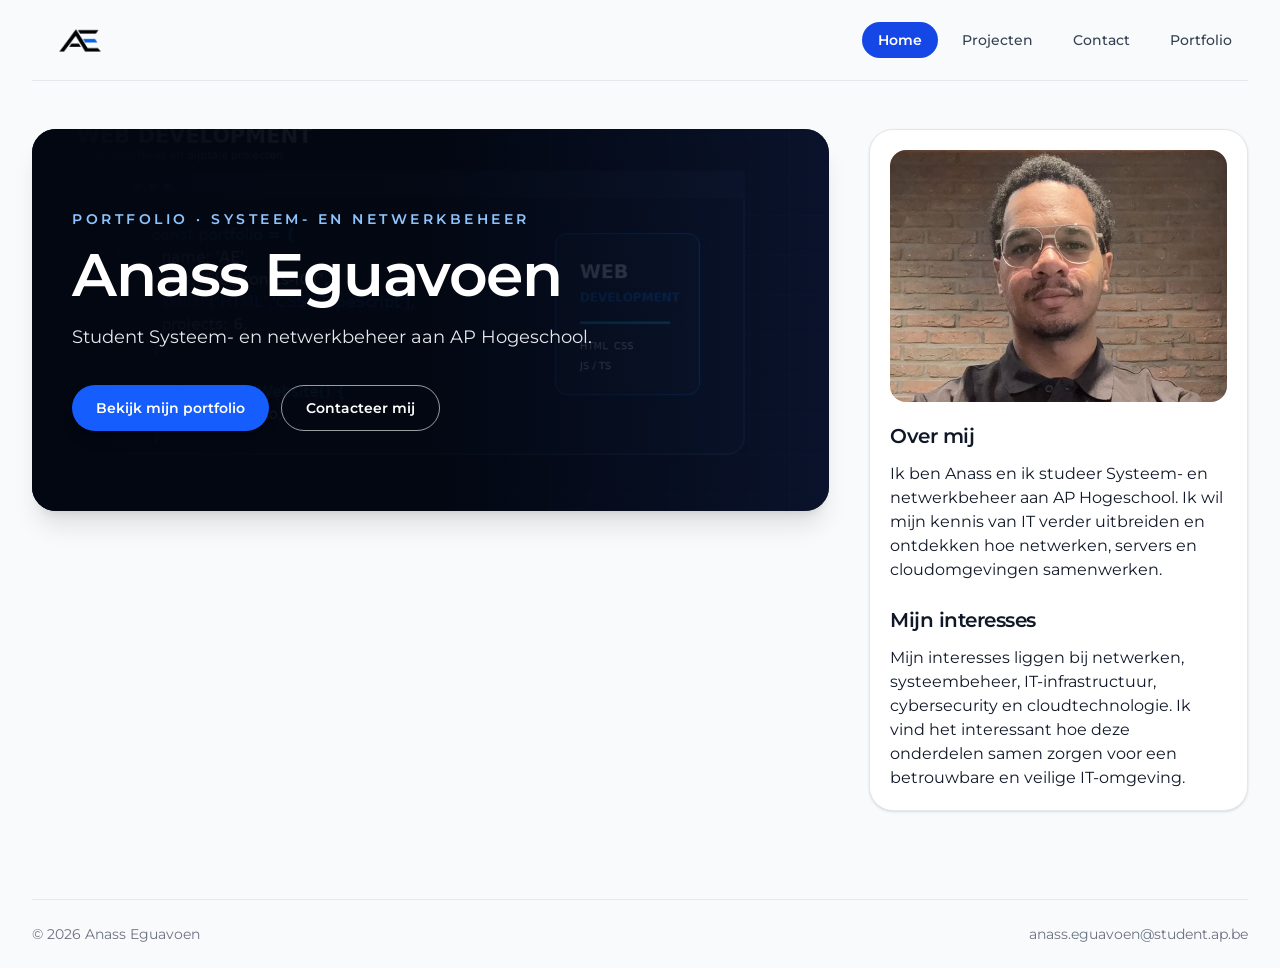
<file: index.html>
<!DOCTYPE html>
<html lang="nl-BE">
<head>
    <meta charset="UTF-8">
    <meta name="viewport" content="width=device-width, initial-scale=1.0">
    <title>Home | Anass Eguavoen</title>
    <meta name="description" content="Portfolio van Anass Eguavoen, student Systeem- en netwerkbeheer aan AP Hogeschool. Ontdek zijn interesses in IT, netwerken, servers en cybersecurity.">
    <link rel="preconnect" href="https://fonts.googleapis.com">
    <link rel="preconnect" href="https://fonts.gstatic.com" crossorigin>
    <link href="https://fonts.googleapis.com/css2?family=Montserrat:wght@400;600;700;900&display=swap" rel="stylesheet">
    <link rel="stylesheet" href="css/tailwind.css">
    <link rel="stylesheet" href="css/style.css">

</head>
<body class="bg-gray-50 text-gray-900 antialiased">
    <a href="#inhoud" class="sr-only focus:not-sr-only focus:absolute focus:left-2 focus:top-2 focus:rounded-lg focus:bg-white focus:px-4 focus:py-2 focus:text-blue-800 focus-visible:outline-2 focus-visible:outline-offset-2 focus-visible:outline-blue-700">Ga naar de inhoud</a>
    <div class="mx-auto min-h-screen max-w-7xl px-5 sm:px-8">
        <header class="flex flex-wrap items-center justify-between gap-4 border-b border-gray-200 py-4">
            <a href="index.html" class="focus-visible:outline-2 focus-visible:outline-offset-2 focus-visible:outline-blue-700">
                <img src="assets/images/logo.png" alt="AE-logo van Anass Eguavoen" width="120" height="60" class="h-12 w-24 object-contain">
            </a>
            <input type="checkbox" id="menu-knop" class="peer sr-only">
            <label for="menu-knop" class="cursor-pointer rounded-lg border border-gray-300 px-4 py-2 text-sm font-medium text-gray-800 hover:border-blue-600 hover:text-blue-700 peer-focus-visible:outline-2 peer-focus-visible:outline-offset-2 peer-focus-visible:outline-blue-700 md:hidden">
                Menu
            </label>
            <nav aria-label="Hoofdmenu" class="hidden w-full peer-checked:block md:block md:w-auto">
                <ul class="flex flex-col gap-1 md:flex-row md:items-center md:gap-2">
                    <li>
                        <a href="index.html" aria-current="page" class="block rounded-full bg-blue-700 px-4 py-2 text-sm font-semibold text-white focus-visible:outline-2 focus-visible:outline-offset-2 focus-visible:outline-blue-700">
                            Home
                        </a>
                    </li>
                    <li>
                        <a href="project.html" class="block rounded-full px-4 py-2 text-sm font-medium text-gray-700 transition hover:bg-gray-100 hover:text-blue-700 focus-visible:outline-2 focus-visible:outline-offset-2 focus-visible:outline-blue-700">
                            Projecten
                        </a>
                    </li>
                    <li>
                        <a href="contact.html" class="block rounded-full px-4 py-2 text-sm font-medium text-gray-700 transition hover:bg-gray-100 hover:text-blue-700 focus-visible:outline-2 focus-visible:outline-offset-2 focus-visible:outline-blue-700">
                            Contact
                        </a>
                    </li>
                    <li>
                        <a href="portfolio.html" class="block rounded-full px-4 py-2 text-sm font-medium text-gray-700 transition hover:bg-gray-100 hover:text-blue-700 focus-visible:outline-2 focus-visible:outline-offset-2 focus-visible:outline-blue-700">
                            Portfolio
                        </a>
                    </li>
                </ul>
            </nav>
        </header>
        <div class="grid grid-cols-1 gap-8 py-8 lg:grid-cols-3 lg:gap-10 lg:py-12">
            <main id="inhoud" class="min-w-0 lg:col-span-2">
                <section class="relative isolate overflow-hidden rounded-3xl bg-gray-950 px-6 py-14 text-left shadow-xl sm:px-10 sm:py-20">
                    <img src="assets/images/webdevelopment.jpg" alt="Technische illustratie van webdevelopment" width="1200" height="800" class="absolute inset-0 -z-20 h-full w-full object-cover opacity-40">
                    <div class="absolute inset-0 -z-10 bg-gradient-to-r from-gray-950 via-gray-950/80 to-blue-950/40"></div>
                    <p class="mb-4 text-sm font-semibold uppercase tracking-[0.25em] text-blue-300">Portfolio · Systeem- en netwerkbeheer</p>
                    <h1 class="mb-4 max-w-2xl text-4xl font-semibold tracking-tight text-white sm:text-5xl lg:text-6xl">
                        Anass Eguavoen
                    </h1>
                    <p class="mb-8 max-w-xl text-lg leading-8 text-gray-200">
                        Student Systeem- en netwerkbeheer aan AP Hogeschool.
                    </p>
                    <div class="flex flex-wrap gap-3">
                        <a
                            href="portfolio.html"
                            class="inline-flex items-center rounded-full bg-blue-600 px-6 py-3 text-sm font-semibold text-white shadow-lg transition hover:bg-blue-500 focus-visible:outline-2 focus-visible:outline-offset-2 focus-visible:outline-white"
                        >
                            Bekijk mijn portfolio
                        </a>

                        <a
                            href="contact.html"
                            class="inline-flex items-center rounded-full border border-white/60 px-6 py-3 text-sm font-semibold text-white transition hover:bg-white hover:text-gray-950 focus-visible:outline-2 focus-visible:outline-offset-2 focus-visible:outline-white"
                        >
                            Contacteer mij
                        </a>
                    </div>
                </section>
            </main>
            <aside class="space-y-5">
                <section class="overflow-hidden rounded-3xl border border-gray-200 bg-white p-5 shadow-sm">
                    <img src="assets/images/profielfoto.jpg" alt="Portretfoto van Anass Eguavoen" width="400" height="500" class="mb-5 aspect-[4/3] w-full rounded-2xl object-cover object-center">
                <h2 class="mb-3 text-xl font-semibold tracking-tight">Over mij</h2>
                <p>
                    Ik ben Anass en ik studeer Systeem- en netwerkbeheer aan AP Hogeschool. Ik wil mijn kennis van IT verder uitbreiden en ontdekken hoe netwerken, servers en cloudomgevingen samenwerken.                
                </p>
                <h2 class="mb-3 mt-6 text-xl font-semibold tracking-tight">Mijn interesses</h2>
                <p>
                    Mijn interesses liggen bij netwerken, systeembeheer, IT-infrastructuur, cybersecurity en cloudtechnologie. Ik vind het interessant hoe deze onderdelen samen zorgen voor een betrouwbare en veilige IT-omgeving.
                </p>
                </section>
            </aside>
        </div>
        <footer class="mt-10 flex flex-col gap-2 border-t border-gray-200 py-6 text-sm text-gray-500 sm:flex-row sm:items-center sm:justify-between">
            <p>© 2026 Anass Eguavoen</p>
            <p>anass.eguavoen@student.ap.be</p>
        </footer>
    </div>
</body>
</html>
</file>
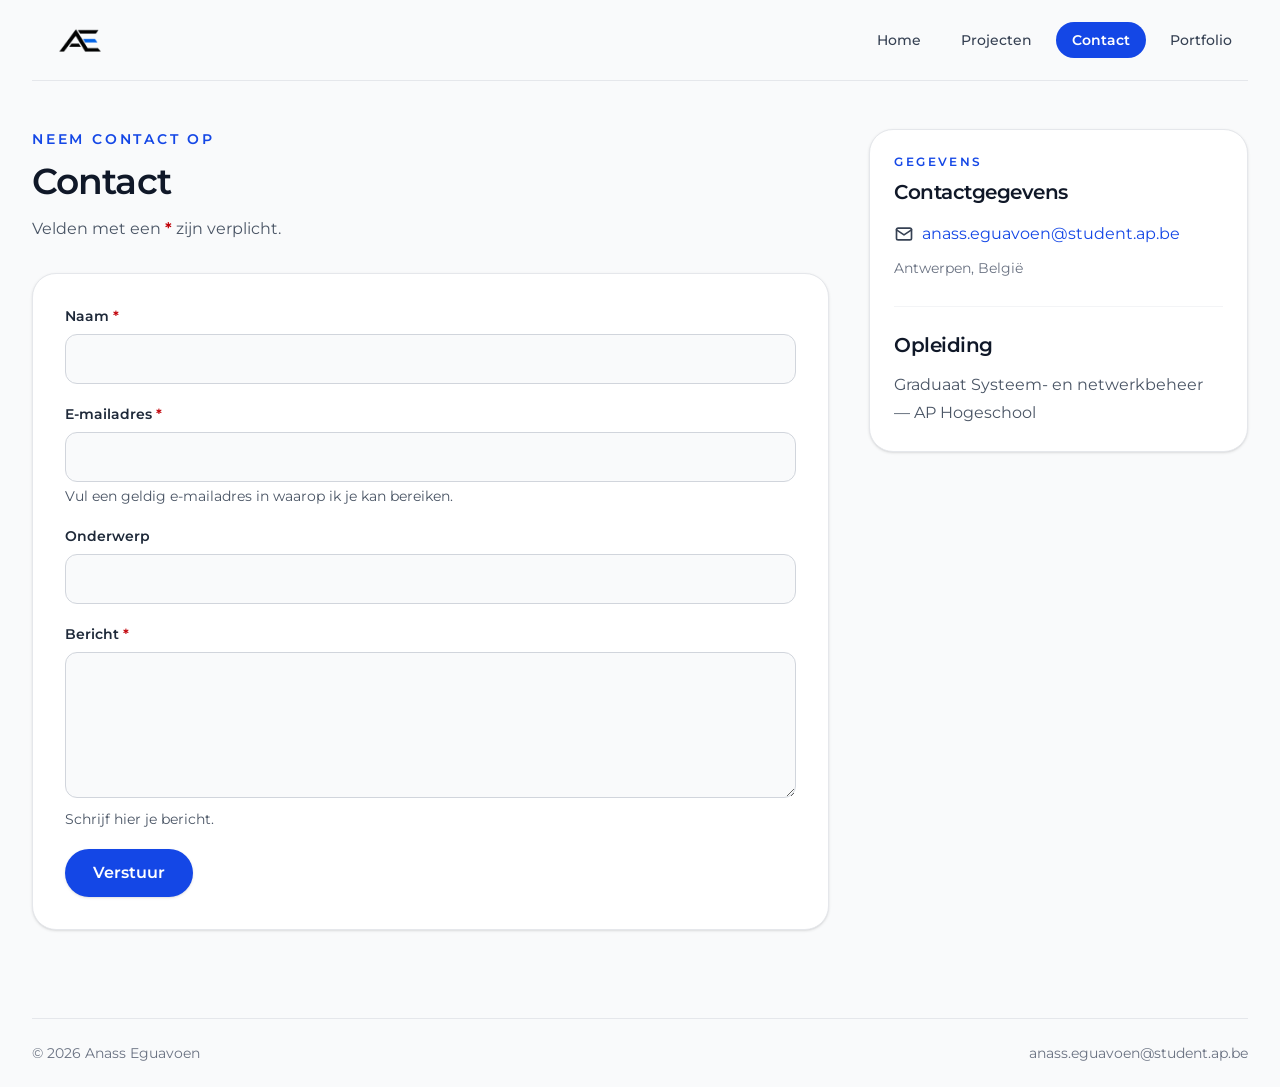
<file: contact.html>
<!DOCTYPE html>
<html lang="nl-BE">
<head>
    <meta charset="UTF-8">
    <meta name="viewport" content="width=device-width, initial-scale=1.0">
    <title>Contact | Anass Eguavoen</title>
    <meta name="description" content="Neem contact op met Anass Eguavoen, student Systeem- en netwerkbeheer aan AP Hogeschool, voor vragen of samenwerkingen.">
    <link rel="preconnect" href="https://fonts.googleapis.com">
    <link rel="preconnect" href="https://fonts.gstatic.com" crossorigin>
    <link href="https://fonts.googleapis.com/css2?family=Montserrat:wght@400;600;700;900&display=swap" rel="stylesheet">
    <link rel="stylesheet" href="css/tailwind.css">
    <link rel="stylesheet" href="css/style.css">
    
</head>
<body class="bg-gray-50 text-gray-900 antialiased">
    <a href="#inhoud" class="sr-only focus:not-sr-only focus:absolute focus:left-2 focus:top-2 focus:rounded-lg focus:bg-white focus:px-4 focus:py-2 focus:text-blue-800 focus-visible:outline-2 focus-visible:outline-offset-2 focus-visible:outline-blue-700">Ga naar de inhoud</a>
    <div class="mx-auto min-h-screen max-w-7xl px-5 sm:px-8">
        <header class="flex flex-wrap items-center justify-between gap-4 border-b border-gray-200 py-4">
            <a href="index.html" class="focus-visible:outline-2 focus-visible:outline-offset-2 focus-visible:outline-blue-700">
                <img src="assets/images/logo.png" alt="AE-logo van Anass Eguavoen" width="120" height="60" class="h-12 w-24 object-contain">
            </a>
            <input type="checkbox" id="menu-knop" class="peer sr-only">
            <label for="menu-knop" class="cursor-pointer rounded-lg border border-gray-300 px-4 py-2 text-sm font-medium text-gray-800 hover:border-blue-600 hover:text-blue-700 peer-focus-visible:outline-2 peer-focus-visible:outline-offset-2 peer-focus-visible:outline-blue-700 md:hidden">
                Menu
            </label>
            <nav aria-label="Hoofdmenu" class="hidden w-full peer-checked:block md:block md:w-auto">
                <ul class="flex flex-col gap-1 md:flex-row md:items-center md:gap-2">
                    <li>
                        <a href="index.html" class="block rounded-full px-4 py-2 text-sm font-medium text-gray-700 transition hover:bg-gray-100 hover:text-blue-700 focus-visible:outline-2 focus-visible:outline-offset-2 focus-visible:outline-blue-700">
                            Home
                        </a>
                    </li>
                    <li>
                        <a href="project.html" class="block rounded-full px-4 py-2 text-sm font-medium text-gray-700 transition hover:bg-gray-100 hover:text-blue-700 focus-visible:outline-2 focus-visible:outline-offset-2 focus-visible:outline-blue-700">
                            Projecten
                        </a>
                    </li>
                    <li>
                        <a href="contact.html" aria-current="page" class="block rounded-full bg-blue-700 px-4 py-2 text-sm font-semibold text-white focus-visible:outline-2 focus-visible:outline-offset-2 focus-visible:outline-blue-700">
                            Contact
                        </a>
                    </li>
                    <li>
                        <a href="portfolio.html" class="block rounded-full px-4 py-2 text-sm font-medium text-gray-700 transition hover:bg-gray-100 hover:text-blue-700 focus-visible:outline-2 focus-visible:outline-offset-2 focus-visible:outline-blue-700">
                            Portfolio
                        </a>
                    </li>
                </ul>
            </nav>
        </header>
        <div class="grid grid-cols-1 gap-8 py-8 lg:grid-cols-3 lg:gap-10 lg:py-12">
            <main id="inhoud" class="min-w-0 lg:col-span-2">
                <p class="mb-3 text-sm font-semibold uppercase tracking-[0.2em] text-blue-700">Neem contact op</p>
                <h1 class="mb-4 text-3xl font-semibold tracking-tight sm:text-4xl">Contact</h1>
                <p class="mb-8 text-gray-600">Velden met een <span class="font-semibold text-red-700">*</span> zijn verplicht.</p>

                <form name="contact" method="POST" data-netlify="true" class="space-y-5 rounded-3xl border border-gray-200 bg-white p-6 shadow-sm sm:p-8">
                    <div>
                        <label for="naam" class="mb-1 block text-sm font-semibold text-gray-800">Naam <span class="text-red-700" aria-hidden="true">*</span></label>
                        <input type="text" id="naam" name="naam" autocomplete="name" required
                            aria-describedby="naam-fout"
                            class="peer mt-1 w-full rounded-xl border border-gray-300 bg-gray-50 px-4 py-3 text-gray-900 placeholder:text-gray-400 focus:border-blue-600 focus:bg-white focus-visible:outline-2 focus-visible:outline-offset-2 focus-visible:outline-blue-700 user-invalid:border-red-700">
                        <p id="naam-fout" class="mt-1 hidden text-sm font-semibold text-red-700 peer-user-invalid:block">Dit veld is verplicht. Vul je naam in.</p>
                    </div>

                    <div>
                        <label for="mail" class="mb-1 block text-sm font-semibold text-gray-800">E-mailadres <span class="text-red-700" aria-hidden="true">*</span></label>
                        <input type="email" id="mail" name="email" autocomplete="email" required
                            aria-describedby="mail-hulp mail-fout"
                            class="peer mt-1 w-full rounded-xl border border-gray-300 bg-gray-50 px-4 py-3 text-gray-900 placeholder:text-gray-400 focus:border-blue-600 focus:bg-white focus-visible:outline-2 focus-visible:outline-offset-2 focus-visible:outline-blue-700 user-invalid:border-red-700">
                        <p id="mail-hulp" class="mt-1 text-sm text-gray-600">Vul een geldig e-mailadres in waarop ik je kan bereiken.</p>
                        <p id="mail-fout" class="mt-1 hidden text-sm font-semibold text-red-700 peer-user-invalid:block">Dit e-mailadres klopt niet. Vul een geldig e-mailadres in.</p>
                    </div>

                    <div>
                        <label for="onderwerp" class="mb-1 block text-sm font-semibold text-gray-800">Onderwerp</label>
                        <input type="text" id="onderwerp" name="onderwerp"
                            class="mt-1 w-full rounded-xl border border-gray-300 bg-gray-50 px-4 py-3 text-gray-900 placeholder:text-gray-400 focus:border-blue-600 focus:bg-white focus-visible:outline-2 focus-visible:outline-offset-2 focus-visible:outline-blue-700">
                    </div>

                    <div>
                        <label for="bericht" class="mb-1 block text-sm font-semibold text-gray-800">Bericht <span class="text-red-700" aria-hidden="true">*</span></label>
                        <textarea id="bericht" name="bericht" rows="5" required aria-describedby="bericht-hulp bericht-fout"
                            class="peer mt-1 w-full rounded-xl border border-gray-300 bg-gray-50 px-4 py-3 text-gray-900 placeholder:text-gray-400 focus:border-blue-600 focus:bg-white focus-visible:outline-2 focus-visible:outline-offset-2 focus-visible:outline-blue-700 user-invalid:border-red-700"></textarea>
                        <p id="bericht-hulp" class="mt-1 text-sm text-gray-600">Schrijf hier je bericht.</p>
                        <p id="bericht-fout" class="mt-1 hidden text-sm font-semibold text-red-700 peer-user-invalid:block">Dit veld is verplicht. Vul je bericht in.</p>
                    </div>

                    <button type="submit" class="inline-flex items-center rounded-full bg-blue-700 px-7 py-3 font-semibold text-white shadow-sm transition hover:bg-blue-800 focus-visible:outline-2 focus-visible:outline-offset-2 focus-visible:outline-blue-700">
                        Verstuur
                    </button>
                </form>
            </main>
            <aside class="space-y-5">
                <section class="rounded-3xl border border-gray-200 bg-white p-6 shadow-sm">
                    <p class="mb-2 text-xs font-semibold uppercase tracking-[0.2em] text-blue-700">Gegevens</p>
                    <h2 class="mb-4 text-xl font-semibold tracking-tight">Contactgegevens</h2>
                    <p class="flex items-center gap-2 break-all text-gray-700">
                        <svg xmlns="http://www.w3.org/2000/svg" viewBox="0 0 24 24" fill="none" stroke="currentColor" stroke-width="2" stroke-linecap="round" stroke-linejoin="round" class="size-5" aria-hidden="true">
                            <rect x="3" y="5" width="18" height="14" rx="2" />
                            <path d="m3 7 9 6 9-6" />
                        </svg>
                        <a class="text-blue-700 underline-offset-4 hover:underline" href="mailto:anass.eguavoen@student.ap.be">anass.eguavoen@student.ap.be</a>
                    </p>
                    <p class="mt-3 text-sm text-gray-500">Antwerpen, België</p>
                    <div class="mt-7 border-t border-gray-100 pt-6">
                        <h2 class="mb-3 text-xl font-semibold tracking-tight">Opleiding</h2>
                        <p class="leading-7 text-gray-600">Graduaat Systeem- en netwerkbeheer — AP Hogeschool</p>
                    </div>
                </section>
            </aside>
        </div>
        <footer class="mt-10 flex flex-col gap-2 border-t border-gray-200 py-6 text-sm text-gray-500 sm:flex-row sm:items-center sm:justify-between">
            <p>© 2026 Anass Eguavoen</p>
            <p>anass.eguavoen@student.ap.be</p>
        </footer>
    </div>
</body>
</html>
</file>
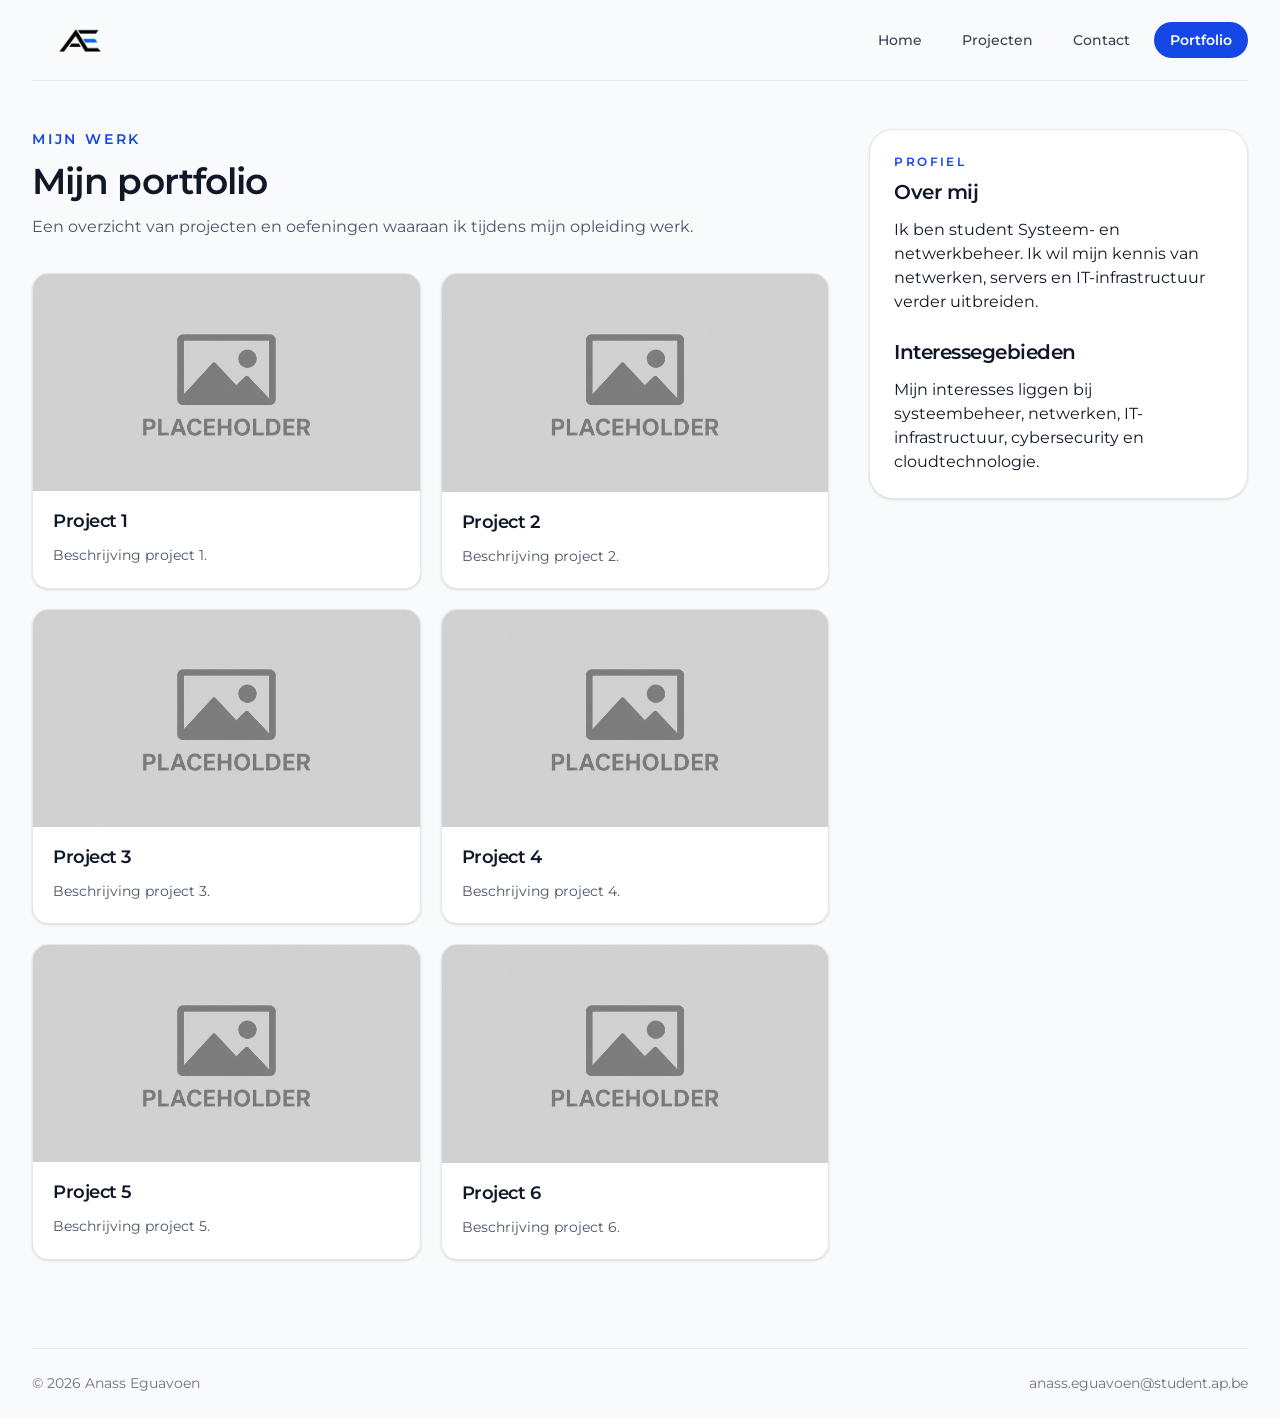
<file: portfolio.html>
<!DOCTYPE html>
<html lang="nl-BE">
<head>
    <meta charset="UTF-8">
    <meta name="viewport" content="width=device-width, initial-scale=1.0">
    <title>Portfolio | Anass Eguavoen</title>
    <meta name="description" content="Bekijk het portfolio van Anass Eguavoen met projecten uit zijn opleiding en ontdek zijn werk rond webontwikkeling, IT en technologie.">
    <link rel="preconnect" href="https://fonts.googleapis.com">
    <link rel="preconnect" href="https://fonts.gstatic.com" crossorigin>
    <link href="https://fonts.googleapis.com/css2?family=Montserrat:wght@400;600;700;900&display=swap" rel="stylesheet">
    <link rel="stylesheet" href="css/tailwind.css">
    <link rel="stylesheet" href="css/style.css">

</head>
<body class="bg-gray-50 text-gray-900 antialiased">
    <a href="#inhoud" class="sr-only focus:not-sr-only focus:absolute focus:left-2 focus:top-2 focus:rounded-lg focus:bg-white focus:px-4 focus:py-2 focus:text-blue-800 focus-visible:outline-2 focus-visible:outline-offset-2 focus-visible:outline-blue-700">Ga naar de inhoud</a>
    <div class="mx-auto min-h-screen max-w-7xl px-5 sm:px-8">
        <header class="flex flex-wrap items-center justify-between gap-4 border-b border-gray-200 py-4">
            <a href="index.html" class="block overflow-hidden focus-visible:outline-2 focus-visible:outline-offset-2 focus-visible:outline-blue-700">
                <img src="assets/images/logo.png" alt="AE-logo van Anass Eguavoen" width="120" height="60" class="h-12 w-24 object-contain">
            </a>
            <input type="checkbox" id="menu-knop" class="peer sr-only">
            <label for="menu-knop" class="cursor-pointer rounded-lg border border-gray-300 px-4 py-2 text-sm font-medium text-gray-800 hover:border-blue-600 hover:text-blue-700 peer-focus-visible:outline-2 peer-focus-visible:outline-offset-2 peer-focus-visible:outline-blue-700 md:hidden">
                Menu
            </label>
            <nav aria-label="Hoofdmenu" class="hidden w-full peer-checked:block md:block md:w-auto">
                <ul class="flex flex-col gap-1 md:flex-row md:items-center md:gap-2">
                    <li>
                        <a href="index.html" class="block rounded-full px-4 py-2 text-sm font-medium text-gray-700 transition hover:bg-gray-100 hover:text-blue-700 focus-visible:outline-2 focus-visible:outline-offset-2 focus-visible:outline-blue-700">
                            Home
                        </a>
                    </li>
                    <li>
                        <a href="project.html" class="block rounded-full px-4 py-2 text-sm font-medium text-gray-700 transition hover:bg-gray-100 hover:text-blue-700 focus-visible:outline-2 focus-visible:outline-offset-2 focus-visible:outline-blue-700">
                            Projecten
                        </a>
                    </li>
                    <li>
                        <a href="contact.html" class="block rounded-full px-4 py-2 text-sm font-medium text-gray-700 transition hover:bg-gray-100 hover:text-blue-700 focus-visible:outline-2 focus-visible:outline-offset-2 focus-visible:outline-blue-700">
                            Contact
                        </a>
                    </li>
                    <li>
                        <a href="portfolio.html" aria-current="page" class="block rounded-full bg-blue-700 px-4 py-2 text-sm font-semibold text-white focus-visible:outline-2 focus-visible:outline-offset-2 focus-visible:outline-blue-700">
                            Portfolio
                        </a>
                    </li>
                </ul>
            </nav>
        </header>
        <div class="grid grid-cols-1 gap-8 py-8 lg:grid-cols-3 lg:gap-10 lg:py-12">
            <main id="inhoud" class="min-w-0 lg:col-span-2">
                <p class="mb-3 text-sm font-semibold uppercase tracking-[0.2em] text-blue-700">Mijn werk</p>
                <h1 class="mb-3 text-3xl font-semibold tracking-tight sm:text-4xl">Mijn portfolio</h1>
                <p class="mb-8 max-w-2xl leading-7 text-gray-600">Een overzicht van projecten en oefeningen waaraan ik tijdens mijn opleiding werk.</p>
                <div class="grid grid-cols-1 gap-5 sm:grid-cols-2">
                    <article class="group overflow-hidden rounded-2xl border border-gray-200 bg-white shadow-sm transition hover:-translate-y-1 hover:shadow-lg">
                        <a href="project.html" class="block overflow-hidden focus-visible:outline-2 focus-visible:outline-offset-2 focus-visible:outline-blue-700">
                            <img src="assets/images/placeholder.png" alt="Tijdelijke placeholder voor project 1" width="400" height="300" class="aspect-video w-full object-cover transition duration-300 group-hover:scale-105">
                            <h2 class="px-5 pt-4 text-lg font-semibold tracking-tight text-gray-900 transition group-hover:text-blue-700">Project 1</h2>
                        </a>
                        <p class="px-5 pb-5 pt-2 text-sm leading-6 text-gray-600">Beschrijving project 1.</p>
                    </article>

                    <article class="group overflow-hidden rounded-2xl border border-gray-200 bg-white shadow-sm transition hover:-translate-y-1 hover:shadow-lg">
                        <a href="project.html" class="block overflow-hidden focus-visible:outline-2 focus-visible:outline-offset-2 focus-visible:outline-blue-700">
                            <img src="assets/images/placeholder.png" alt="Tijdelijke placeholder voor project 2" width="400" height="300" class="aspect-video w-full object-cover transition duration-300 group-hover:scale-105">
                            <h2 class="px-5 pt-4 text-lg font-semibold tracking-tight text-gray-900 transition group-hover:text-blue-700">Project 2</h2>
                        </a>
                        <p class="px-5 pb-5 pt-2 text-sm leading-6 text-gray-600">Beschrijving project 2.</p>
                    </article>

                    <article class="group overflow-hidden rounded-2xl border border-gray-200 bg-white shadow-sm transition hover:-translate-y-1 hover:shadow-lg">
                        <a href="project.html" class="block overflow-hidden focus-visible:outline-2 focus-visible:outline-offset-2 focus-visible:outline-blue-700">
                            <img src="assets/images/placeholder.png" alt="Tijdelijke placeholder voor project 3" width="400" height="300" class="aspect-video w-full object-cover transition duration-300 group-hover:scale-105">
                            <h2 class="px-5 pt-4 text-lg font-semibold tracking-tight text-gray-900 transition group-hover:text-blue-700">Project 3</h2>
                        </a>
                        <p class="px-5 pb-5 pt-2 text-sm leading-6 text-gray-600">Beschrijving project 3.</p>
                    </article>

                    <article class="group overflow-hidden rounded-2xl border border-gray-200 bg-white shadow-sm transition hover:-translate-y-1 hover:shadow-lg">
                        <a href="project.html" class="block overflow-hidden focus-visible:outline-2 focus-visible:outline-offset-2 focus-visible:outline-blue-700">
                            <img src="assets/images/placeholder.png" alt="Tijdelijke placeholder voor project 4" width="400" height="300" class="aspect-video w-full object-cover transition duration-300 group-hover:scale-105">
                            <h2 class="px-5 pt-4 text-lg font-semibold tracking-tight text-gray-900 transition group-hover:text-blue-700">Project 4</h2>
                        </a>
                        <p class="px-5 pb-5 pt-2 text-sm leading-6 text-gray-600">Beschrijving project 4.</p>
                    </article>
                    
                    <article class="group overflow-hidden rounded-2xl border border-gray-200 bg-white shadow-sm transition hover:-translate-y-1 hover:shadow-lg">
                        <a href="project.html" class="block overflow-hidden focus-visible:outline-2 focus-visible:outline-offset-2 focus-visible:outline-blue-700">
                            <img src="assets/images/placeholder.png" alt="Tijdelijke placeholder voor project 5" width="400" height="300" class="aspect-video w-full object-cover transition duration-300 group-hover:scale-105">
                            <h2 class="px-5 pt-4 text-lg font-semibold tracking-tight text-gray-900 transition group-hover:text-blue-700">Project 5</h2>
                        </a>
                        <p class="px-5 pb-5 pt-2 text-sm leading-6 text-gray-600">Beschrijving project 5.</p>
                    </article>

                    <article class="group overflow-hidden rounded-2xl border border-gray-200 bg-white shadow-sm transition hover:-translate-y-1 hover:shadow-lg">
                        <a href="project.html" class="block overflow-hidden focus-visible:outline-2 focus-visible:outline-offset-2 focus-visible:outline-blue-700">
                            <img src="assets/images/placeholder.png" alt="Tijdelijke placeholder voor project 6" width="400" height="300" class="aspect-video w-full object-cover transition duration-300 group-hover:scale-105">
                            <h2 class="px-5 pt-4 text-lg font-semibold tracking-tight text-gray-900 transition group-hover:text-blue-700">Project 6</h2>
                        </a>
                        <p class="px-5 pb-5 pt-2 text-sm leading-6 text-gray-600">Beschrijving project 6.</p>
                    </article>
                </div>
            </main>
            <aside class="space-y-5">
                <section class="rounded-3xl border border-gray-200 bg-white p-6 shadow-sm">
                <p class="mb-2 text-xs font-semibold uppercase tracking-[0.2em] text-blue-700">Profiel</p>
                <h2 class="mb-3 text-xl font-semibold tracking-tight">Over mij</h2>
                <p>Ik ben student Systeem- en netwerkbeheer. Ik wil mijn kennis van netwerken, servers en IT-infrastructuur verder uitbreiden.</p>

                <h2 class="mb-3 mt-6 text-xl font-semibold tracking-tight">Interessegebieden</h2>
                <p>
                    Mijn interesses liggen bij systeembeheer, netwerken, IT-infrastructuur, cybersecurity en cloudtechnologie.
                </p>
                </section>
            </aside>
        </div>
        <footer class="mt-10 flex flex-col gap-2 border-t border-gray-200 py-6 text-sm text-gray-500 sm:flex-row sm:items-center sm:justify-between">
            <p>© 2026 Anass Eguavoen</p>
            <p>anass.eguavoen@student.ap.be</p>
        </footer>
    </div>
</body>
</html>
</file>
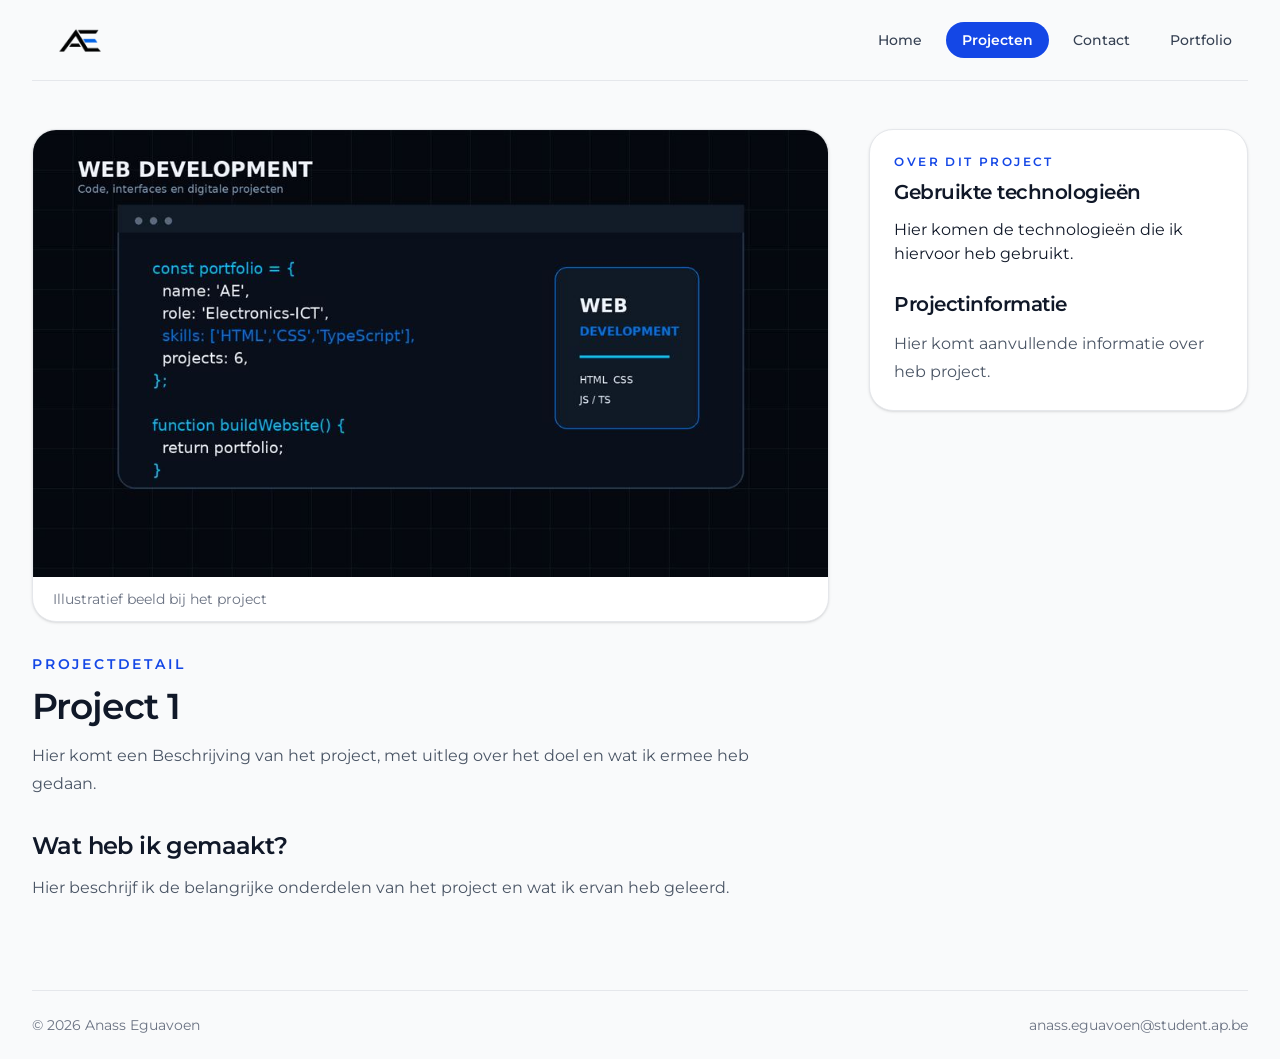
<file: project.html>
<!DOCTYPE html>
<html lang="nl-BE">
<head>
    <meta charset="UTF-8">
    <meta name="viewport" content="width=device-width, initial-scale=1.0">
    <title>Project | Anass Eguavoen</title>
    <meta name="description" content="Bekijk een project uit het portfolio van Anass Eguavoen, student Systeem- en netwerkbeheer aan AP Hogeschool.">
    <link rel="preconnect" href="https://fonts.googleapis.com">
    <link rel="preconnect" href="https://fonts.gstatic.com" crossorigin>
    <link href="https://fonts.googleapis.com/css2?family=Montserrat:wght@400;600;700;900&display=swap" rel="stylesheet">
    <link rel="stylesheet" href="css/tailwind.css">
    <link rel="stylesheet" href="css/style.css">

</head>
<body class="bg-gray-50 text-gray-900 antialiased">
    <a href="#inhoud" class="sr-only focus:not-sr-only focus:absolute focus:left-2 focus:top-2 focus:rounded-lg focus:bg-white focus:px-4 focus:py-2 focus:text-blue-800 focus-visible:outline-2 focus-visible:outline-offset-2 focus-visible:outline-blue-700">Ga naar de inhoud</a>
    <div class="mx-auto min-h-screen max-w-7xl px-5 sm:px-8">
        <header class="flex flex-wrap items-center justify-between gap-4 border-b border-gray-200 py-4">
            <a href="index.html" class="focus-visible:outline-2 focus-visible:outline-offset-2 focus-visible:outline-blue-700">
                <img src="assets/images/logo.png" alt="AE-logo van Anass Eguavoen" width="120" height="60" class="h-12 w-24 object-contain">
            </a>
            <input type="checkbox" id="menu-knop" class="peer sr-only">
            <label for="menu-knop" class="cursor-pointer rounded-lg border border-gray-300 px-4 py-2 text-sm font-medium text-gray-800 hover:border-blue-600 hover:text-blue-700 peer-focus-visible:outline-2 peer-focus-visible:outline-offset-2 peer-focus-visible:outline-blue-700 md:hidden">
                Menu
            </label>
            <nav aria-label="Hoofdmenu" class="hidden w-full peer-checked:block md:block md:w-auto">
                <ul class="flex flex-col gap-1 md:flex-row md:items-center md:gap-2">
                    <li>
                        <a href="index.html" class="block rounded-full px-4 py-2 text-sm font-medium text-gray-700 transition hover:bg-gray-100 hover:text-blue-700 focus-visible:outline-2 focus-visible:outline-offset-2 focus-visible:outline-blue-700">
                            Home
                        </a>
                    </li>
                    <li>
                        <a href="project.html" aria-current="page" class="block rounded-full bg-blue-700 px-4 py-2 text-sm font-semibold text-white focus-visible:outline-2 focus-visible:outline-offset-2 focus-visible:outline-blue-700">
                            Projecten
                        </a>
                    </li>
                    <li>
                        <a href="contact.html" class="block rounded-full px-4 py-2 text-sm font-medium text-gray-700 transition hover:bg-gray-100 hover:text-blue-700 focus-visible:outline-2 focus-visible:outline-offset-2 focus-visible:outline-blue-700">
                            Contact
                        </a>
                    </li>
                    <li>
                        <a href="portfolio.html" class="block rounded-full px-4 py-2 text-sm font-medium text-gray-700 transition hover:bg-gray-100 hover:text-blue-700 focus-visible:outline-2 focus-visible:outline-offset-2 focus-visible:outline-blue-700">
                            Portfolio
                        </a>
                    </li>
                </ul>
            </nav>
        </header>
        <div class="grid grid-cols-1 gap-8 py-8 lg:grid-cols-3 lg:gap-10 lg:py-12">
            <main id="inhoud" class="min-w-0 lg:col-span-2">               
                <figure class="mb-8 overflow-hidden rounded-3xl border border-gray-200 bg-white shadow-sm">
                    <img src="assets/images/webdevelopment.jpg" alt="Technische illustratie van webdevelopment" width="1200" height="800" class="aspect-video w-full object-cover">
                    <figcaption class="px-5 py-3 text-sm text-gray-500">Illustratief beeld bij het project</figcaption>
                </figure>

                <p class="mb-3 text-sm font-semibold uppercase tracking-[0.2em] text-blue-700">Projectdetail</p>
                <h1 class="mb-4 text-3xl font-semibold tracking-tight sm:text-4xl">Project 1</h1>
                <p class="mb-8 max-w-3xl leading-7 text-gray-600">
                    Hier komt een Beschrijving van het project, met uitleg over het doel en wat ik ermee heb gedaan.
                </p>
                <h2 class="mb-3 text-2xl font-semibold tracking-tight">Wat heb ik gemaakt?</h2>
                <p class="leading-7 text-gray-600">
                    Hier beschrijf ik de belangrijke onderdelen van het project en wat ik ervan heb geleerd.
                </p>
            </main>
            <aside class="space-y-5">
                <section class="rounded-3xl border border-gray-200 bg-white p-6 shadow-sm">
                <p class="mb-2 text-xs font-semibold uppercase tracking-[0.2em] text-blue-700">Over dit project</p>
                <h2 class="mb-3 text-xl font-semibold tracking-tight">Gebruikte technologieën</h2>
                <p>Hier komen de technologieën die ik hiervoor heb gebruikt.</p>
                
                <h2 class="mb-3 mt-6 text-xl font-semibold tracking-tight">Projectinformatie</h2>
                <p class="leading-7 text-gray-600">Hier komt aanvullende informatie over heb project.</p>
                </section>
            </aside>
        </div>
        <footer class="mt-10 flex flex-col gap-2 border-t border-gray-200 py-6 text-sm text-gray-500 sm:flex-row sm:items-center sm:justify-between">
            <p>© 2026 Anass Eguavoen</p>
            <p>anass.eguavoen@student.ap.be</p>
        </footer>
    </div>
</body>
</html>
</file>
<file: css/style.css>
body {
    font-family: "Montserrat", sans-serif;
}
</file>
